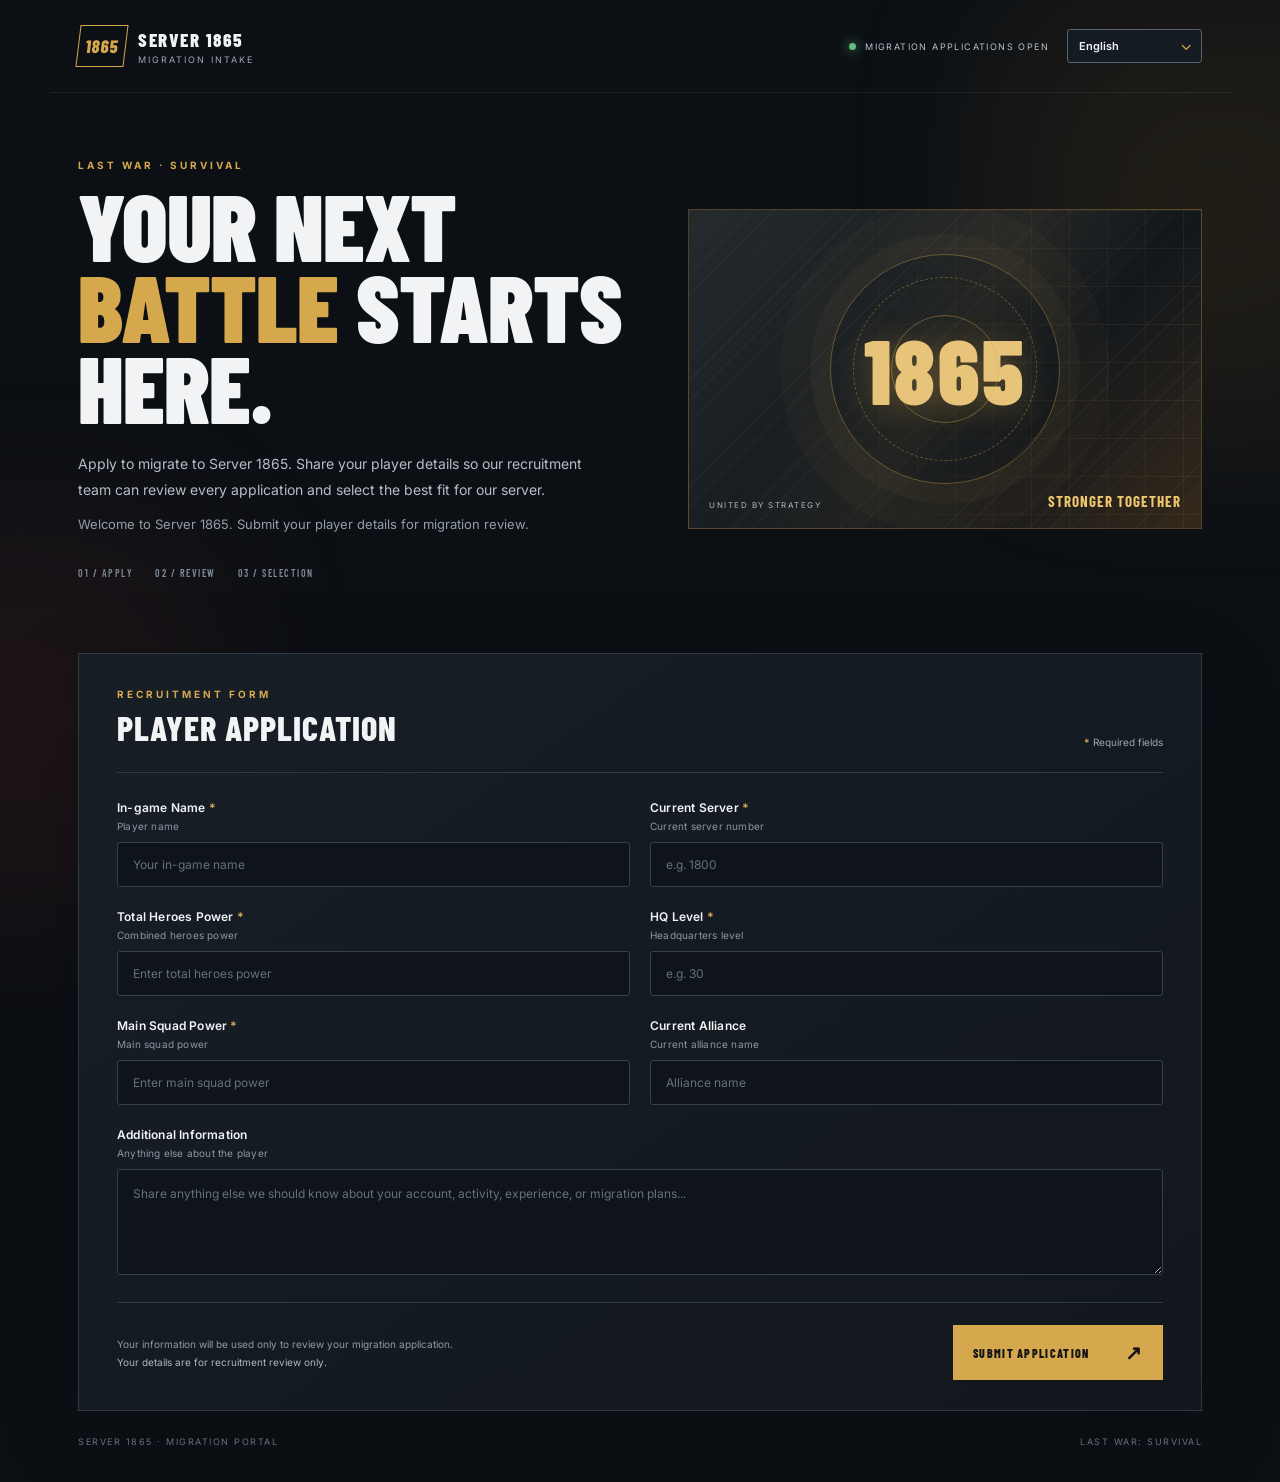
<file: index.html>
<!doctype html>
<html lang="en">
<head>
  <meta charset="utf-8">
  <meta name="viewport" content="width=device-width, initial-scale=1">
  <meta name="theme-color" content="#11151b">
  <title>Server 1865 | Migration Application</title>
  <link rel="stylesheet" href="style.css">
</head>
<body>
  <div class="ambient ambient-one"></div><div class="ambient ambient-two"></div>
  <header class="topbar">
    <a class="brand" href="./" aria-label="Server 1865 home">
      <span class="brand-mark">1865</span>
      <span><strong>SERVER 1865</strong><small>MIGRATION INTAKE</small></span>
    </a>
    <div class="header-actions">
      <span class="status"><i></i> <span data-i18n="status">MIGRATION APPLICATIONS OPEN</span></span>
      <label class="language-picker">
        <span class="sr-only" data-i18n="languageLabel">Language</span>
        <select id="language-select" aria-label="Select language">
          <option value="ar">العربية</option>
          <option value="en" selected>English</option>
          <option value="tr">Türkçe</option>
          <option value="th">ไทย</option>
          <option value="id">Bahasa Indonesia</option>
          <option value="ko">한국어</option>
        </select>
      </label>
    </div>
  </header>

  <main class="shell">
    <section class="hero">
      <div class="hero-copy">
        <p class="eyebrow" data-i18n="eyebrow">LAST WAR · SURVIVAL</p>
        <h1 data-i18n-html="headline">YOUR NEXT<br><em>BATTLE</em> STARTS HERE.</h1>
        <p class="intro" data-i18n="intro">Apply to migrate to Server 1865. Share your player details so our recruitment team can review every application and select the best fit for our server.</p>
        <p class="intro-ar" dir="auto" data-i18n="introAr">قدّم طلبك للهجرة إلى السيرفر 1865. أدخل بيانات حسابك بدقة ليتمكن فريقنا من مراجعة طلبك.</p>
        <div class="hero-tags"><span data-i18n="tag1">01 / APPLY</span><span data-i18n="tag2">02 / REVIEW</span><span data-i18n="tag3">03 / SELECTION</span></div>
      </div>
      <div class="hero-art" role="img" aria-label="Server 1865 themed artwork">
        <div class="art-grid"></div><div class="art-ring"></div>
        <div class="art-number">1865</div>
        <div class="art-caption"><span data-i18n="artCaption">UNITED BY STRATEGY</span><b data-i18n="artSubcaption">STRONGER TOGETHER</b></div>
      </div>
    </section>

    <section class="form-section">
      <div class="section-heading">
        <div><p class="eyebrow" data-i18n="formEyebrow">RECRUITMENT FORM</p><h2 data-i18n="formTitle">PLAYER APPLICATION</h2></div>
        <span class="required-note"><b>*</b> <span data-i18n="required">Required fields</span></span>
      </div>
      <form id="application-form">
        <div class="form-grid">
          <label class="field">
            <span data-i18n="playerNameLabel">In-game Name <b>*</b><small>اسم اللاعب</small></span>
            <input name="playerName" type="text" maxlength="50" placeholder="Your in-game name" data-i18n-placeholder="playerNamePlaceholder" required>
          </label>
          <label class="field">
            <span data-i18n="serverLabel">Current Server <b>*</b><small>رقم السيرفر الحالي</small></span>
            <input name="currentServer" type="text" inputmode="numeric" maxlength="12" placeholder="e.g. 1800" data-i18n-placeholder="serverPlaceholder" required>
          </label>
          <label class="field">
            <span data-i18n="heroesLabel">Total Heroes Power <b>*</b><small>مجموع قوة الأبطال</small></span>
            <input name="heroesPower" type="number" min="0" max="999999999999" step="1" placeholder="Enter total heroes power" data-i18n-placeholder="heroesPlaceholder" required>
          </label>
          <label class="field">
            <span data-i18n="hqLabel">HQ Level <b>*</b><small>مستوى المقر</small></span>
            <input name="hqLevel" type="number" min="1" max="40" step="1" placeholder="e.g. 30" data-i18n-placeholder="hqPlaceholder" required>
          </label>
          <label class="field">
            <span data-i18n="squadLabel">Main Squad Power <b>*</b><small>قوة الفريق الأول</small></span>
            <input name="mainSquadPower" type="number" min="0" max="999999999999" step="1" placeholder="Enter main squad power" data-i18n-placeholder="squadPlaceholder" required>
          </label>
          <label class="field">
            <span data-i18n="allianceLabel">Current Alliance <small>اسم التحالف الحالي</small></span>
            <input name="alliance" type="text" maxlength="60" placeholder="Alliance name" data-i18n-placeholder="alliancePlaceholder">
          </label>
          <label class="field field-wide">
            <span data-i18n="additionalLabel">Additional Information <small>معلومات إضافية عن اللاعب</small></span>
            <textarea name="additionalInfo" rows="4" maxlength="1200" placeholder="Tell us anything else we should know about your account, activity, experience, or migration plans..." data-i18n-placeholder="additionalPlaceholder"></textarea>
          </label>
        </div>
        <div class="form-footer">
          <p data-i18n-html="privacy">Your information will be used only to review your migration application.<br><span dir="auto">ستُستخدم بياناتك لمراجعة طلب الهجرة فقط.</span></p>
          <button class="submit-btn" type="submit"><span data-i18n="submit">SUBMIT APPLICATION</span><b>↗</b></button>
        </div>
        <div id="form-message" class="form-message" role="status" aria-live="polite"></div>
      </form>
    </section>

    <footer><span data-i18n="footerLeft">SERVER 1865 · MIGRATION PORTAL</span><span>LAST WAR: SURVIVAL</span></footer>
  </main>
  <script src="app.js"></script>
</body>
</html>
</file>
<file: style.css>
@import url('https://fonts.googleapis.com/css2?family=Barlow+Condensed:wght@500;600;700;800;900&family=Inter:wght@400;500;600;700&display=swap');
:root{--bg:#0c1015;--panel:#151b22;--panel2:#1b232c;--line:#303a45;--muted:#9ba7b3;--text:#f1f3f5;--gold:#d5a84d;--gold2:#f0c76d;--red:#bd4b3c}
*{box-sizing:border-box}body{margin:0;background:var(--bg);color:var(--text);font-family:Inter,Arial,sans-serif;min-height:100vh;overflow-x:hidden}
.ambient{position:fixed;pointer-events:none;filter:blur(90px);opacity:.12;z-index:-1}.ambient-one{width:420px;height:420px;background:#b47c29;top:0;right:-150px}.ambient-two{width:360px;height:360px;background:#9f342a;bottom:0;left:-160px}
.topbar{max-width:1180px;margin:auto;padding:25px 28px;display:flex;align-items:center;justify-content:space-between;border-bottom:1px solid #ffffff12}
.brand{display:flex;gap:12px;align-items:center;color:inherit;text-decoration:none}.brand-mark{width:48px;height:42px;display:grid;place-items:center;border:1px solid var(--gold);color:var(--gold);font:800 18px 'Barlow Condensed';letter-spacing:1px;transform:skew(-7deg)}.brand strong,.brand small{display:block}.brand strong{font:800 19px 'Barlow Condensed';letter-spacing:1.5px}.brand small{font-size:9px;letter-spacing:2px;color:var(--muted);margin-top:3px}
.status{font-size:9px;letter-spacing:1.4px;color:#b7c1c9;display:flex;gap:9px;align-items:center}.status i{width:7px;height:7px;border-radius:50%;background:#65bd7b;box-shadow:0 0 12px #65bd7b}
.shell{max-width:1180px;margin:auto;padding:0 28px}.hero{display:grid;grid-template-columns:1.05fr .95fr;gap:42px;align-items:center;padding:66px 0 74px}.eyebrow{font-size:10px;letter-spacing:3px;color:var(--gold);font-weight:700;margin:0 0 14px}.hero h1{font:900 clamp(54px,8vw,94px)/.86 'Barlow Condensed';letter-spacing:-1px;margin:0 0 24px}.hero h1 em{font-style:normal;color:var(--gold)}.intro{max-width:520px;color:#b5bec7;font-size:14px;line-height:1.8;margin:0 0 10px}.intro-ar{max-width:520px;color:#929da8;font-size:13px;line-height:1.9;margin:0}.hero-tags{display:flex;gap:22px;margin-top:30px;color:#7f8b96;font:600 10px 'Barlow Condensed';letter-spacing:1.5px}
.hero-art{height:320px;position:relative;overflow:hidden;border:1px solid #a67e3d66;background:linear-gradient(135deg,#252a2d,#12171c 62%,#34281a);display:flex;align-items:center;justify-content:center;isolation:isolate}.hero-art:before{content:"";position:absolute;inset:0;background:linear-gradient(120deg,transparent 30%,#d7a84b12 50%,transparent 70%),repeating-linear-gradient(135deg,#ffffff08 0 1px,transparent 1px 15px);z-index:-1}.art-grid{position:absolute;inset:0;background-image:linear-gradient(#d5a84b16 1px,transparent 1px),linear-gradient(90deg,#d5a84b16 1px,transparent 1px);background-size:38px 38px;mask-image:linear-gradient(90deg,transparent,#000)}.art-ring{width:230px;height:230px;border:1px solid #d5a84b66;border-radius:50%;box-shadow:0 0 0 20px #d5a84b0a,0 0 0 50px #d5a84b08;position:absolute}.art-ring:before,.art-ring:after{content:"";position:absolute;inset:22px;border:1px dashed #d5a84b66;border-radius:50%}.art-ring:after{inset:60px;border-style:solid}.art-number{font:900 90px 'Barlow Condensed';color:#e8c47b;text-shadow:0 4px 35px #d5a84b55;letter-spacing:3px}.art-caption{position:absolute;bottom:18px;left:20px;right:20px;display:flex;justify-content:space-between;align-items:end;font-size:8px;letter-spacing:1.5px;color:#aeb7bd}.art-caption b{font:700 15px 'Barlow Condensed';color:var(--gold2);letter-spacing:1px}
.form-section{background:linear-gradient(145deg,#171e26,#12171d);border:1px solid var(--line);padding:34px 38px 30px;box-shadow:0 25px 80px #0003}.section-heading{display:flex;justify-content:space-between;align-items:end;padding-bottom:24px;border-bottom:1px solid var(--line);margin-bottom:27px}.section-heading h2{font:800 34px 'Barlow Condensed';letter-spacing:1px;margin:0}.section-heading .eyebrow{margin-bottom:7px}.required-note{font-size:10px;color:var(--muted)}.required-note b,.field b{color:var(--gold)}
.form-grid{display:grid;grid-template-columns:1fr 1fr;gap:22px 20px}.field{display:flex;flex-direction:column;gap:10px}.field>span{font-size:12px;font-weight:600;letter-spacing:.2px}.field small{display:block;color:#8c98a3;font-size:10px;font-weight:400;margin-top:5px}.field input,.field textarea{width:100%;border:1px solid #35414d;background:#0e141a;color:#f3f4f5;border-radius:3px;padding:14px 15px;font:12px Inter;outline:none;transition:.2s}.field input:focus,.field textarea:focus{border-color:var(--gold);box-shadow:0 0 0 3px #d5a84b15}.field input::placeholder,.field textarea::placeholder{color:#64717d}.field textarea{resize:vertical;min-height:100px;line-height:1.6}.field-wide{grid-column:1/-1}
.form-footer{display:flex;align-items:center;justify-content:space-between;gap:20px;margin-top:27px;padding-top:22px;border-top:1px solid var(--line)}.form-footer p{font-size:10px;line-height:1.8;color:#8f9ba6;margin:0}.form-footer p span{color:#aeb7c0}.submit-btn{border:0;background:var(--gold);color:#151515;padding:15px 20px;min-width:210px;display:flex;justify-content:space-between;align-items:center;gap:25px;font:800 12px 'Barlow Condensed';letter-spacing:1.3px;cursor:pointer;transition:.2s}.submit-btn:hover{background:var(--gold2);transform:translateY(-2px)}.submit-btn:disabled{opacity:.6;cursor:wait;transform:none}.submit-btn b{font-size:20px}
.form-message{display:none;margin-top:18px;padding:13px 15px;font-size:12px;line-height:1.6;border:1px solid}.form-message.success{display:block;color:#a8dfb3;border-color:#4a8058;background:#173020}.form-message.error{display:block;color:#ffc0b8;border-color:#87453c;background:#321b19}
footer{display:flex;justify-content:space-between;padding:25px 0 35px;color:#64717d;font-size:9px;letter-spacing:1.5px}
@media(max-width:760px){.topbar{padding:18px 20px}.status{font-size:8px;letter-spacing:.7px}.shell{padding:0 18px}.hero{grid-template-columns:1fr;gap:28px;padding:48px 0}.hero-art{height:220px}.art-number{font-size:72px}.form-section{padding:25px 20px}.form-grid{grid-template-columns:1fr}.field-wide{grid-column:auto}.section-heading{align-items:start;gap:15px;flex-direction:column}.section-heading h2{font-size:30px}.form-footer{align-items:stretch;flex-direction:column}.submit-btn{width:100%}footer{font-size:8px}}

.header-actions{display:flex;align-items:center;gap:18px}
.language-picker select{appearance:none;background:#151b22;color:#f1f3f5;border:1px solid #59616a;border-radius:3px;padding:9px 28px 9px 11px;font:600 11px Inter;cursor:pointer;max-width:170px}
.language-picker{position:relative}.language-picker:after{content:"⌄";position:absolute;right:10px;top:5px;color:#d5a84d;pointer-events:none}
.sr-only{position:absolute;width:1px;height:1px;padding:0;margin:-1px;overflow:hidden;clip:rect(0,0,0,0);white-space:nowrap;border:0}
body.rtl{font-family:Tahoma,Arial,sans-serif}
body.rtl .topbar,body.rtl .header-actions{direction:rtl}
body.rtl .hero-copy,body.rtl .form-section{text-align:right}
body.rtl .hero-tags,body.rtl .section-heading,body.rtl .form-footer{direction:rtl}
body.rtl .art-caption{direction:rtl}
body.rtl .field input,body.rtl .field textarea{text-align:right;direction:rtl}
body.rtl .language-picker:after{right:auto;left:10px}
body.rtl .language-picker select{padding:9px 11px 9px 28px}
@media(max-width:760px){.header-actions{gap:9px;flex-direction:column;align-items:flex-end}.status{white-space:nowrap}.language-picker select{max-width:155px}}


/* Mobile-first refinements */
html{scroll-behavior:smooth;-webkit-text-size-adjust:100%}
img,svg{max-width:100%;height:auto}
button,input,textarea,select{font:inherit}
@media(max-width:600px){
  .topbar{padding:14px 15px;gap:10px;align-items:flex-start}
  .brand{gap:9px;min-width:0}
  .brand-mark{width:42px;height:38px;font-size:16px;flex:0 0 auto}
  .brand strong{font-size:17px}
  .brand small{font-size:8px;letter-spacing:1.3px}
  .header-actions{gap:8px;align-items:flex-end}
  .status{font-size:7px;letter-spacing:.35px;gap:5px}
  .status i{width:6px;height:6px;flex:0 0 auto}
  .language-picker select{font-size:12px;min-height:38px;max-width:145px}
  .shell{padding:0 14px}
  .hero{padding:35px 0 34px;gap:22px}
  .hero h1{font-size:clamp(48px,13vw,68px);line-height:.9;margin-bottom:17px}
  .intro{font-size:13px;line-height:1.7}
  .intro-ar{font-size:12px;line-height:1.8}
  .hero-tags{gap:12px;flex-wrap:wrap;margin-top:21px;font-size:9px}
  .hero-art{height:170px}
  .art-ring{width:145px;height:145px}
  .art-number{font-size:59px}
  .art-caption{left:12px;right:12px;bottom:12px;gap:8px;font-size:7px}
  .art-caption b{font-size:12px}
  .form-section{padding:21px 15px 20px}
  .section-heading{padding-bottom:18px;margin-bottom:20px}
  .section-heading h2{font-size:29px}
  .required-note{font-size:9px}
  .form-grid{gap:17px}
  .field{gap:8px}
  .field>span{font-size:12px;line-height:1.55}
  .field input,.field textarea{font-size:16px;min-height:48px;padding:13px 12px;border-radius:5px}
  .field textarea{min-height:112px}
  .form-footer{gap:16px;margin-top:21px;padding-top:18px}
  .form-footer p{font-size:10px}
  .submit-btn{min-height:50px;justify-content:center;position:relative;padding:14px 42px;font-size:13px}
  .submit-btn b{position:absolute;right:16px}
  body.rtl .submit-btn b{right:auto;left:16px}
  footer{padding:20px 0 25px;gap:10px;flex-wrap:wrap;font-size:7px}
}
@media(max-width:360px){
  .topbar{padding-left:11px;padding-right:11px}
  .brand-mark{width:36px;height:34px;font-size:14px}
  .brand strong{font-size:15px}
  .brand small{font-size:7px}
  .status{font-size:6px}
  .language-picker select{max-width:125px}
  .shell{padding:0 11px}
  .form-section{padding-left:12px;padding-right:12px}
  .hero-tags{gap:8px}
}
</file>
